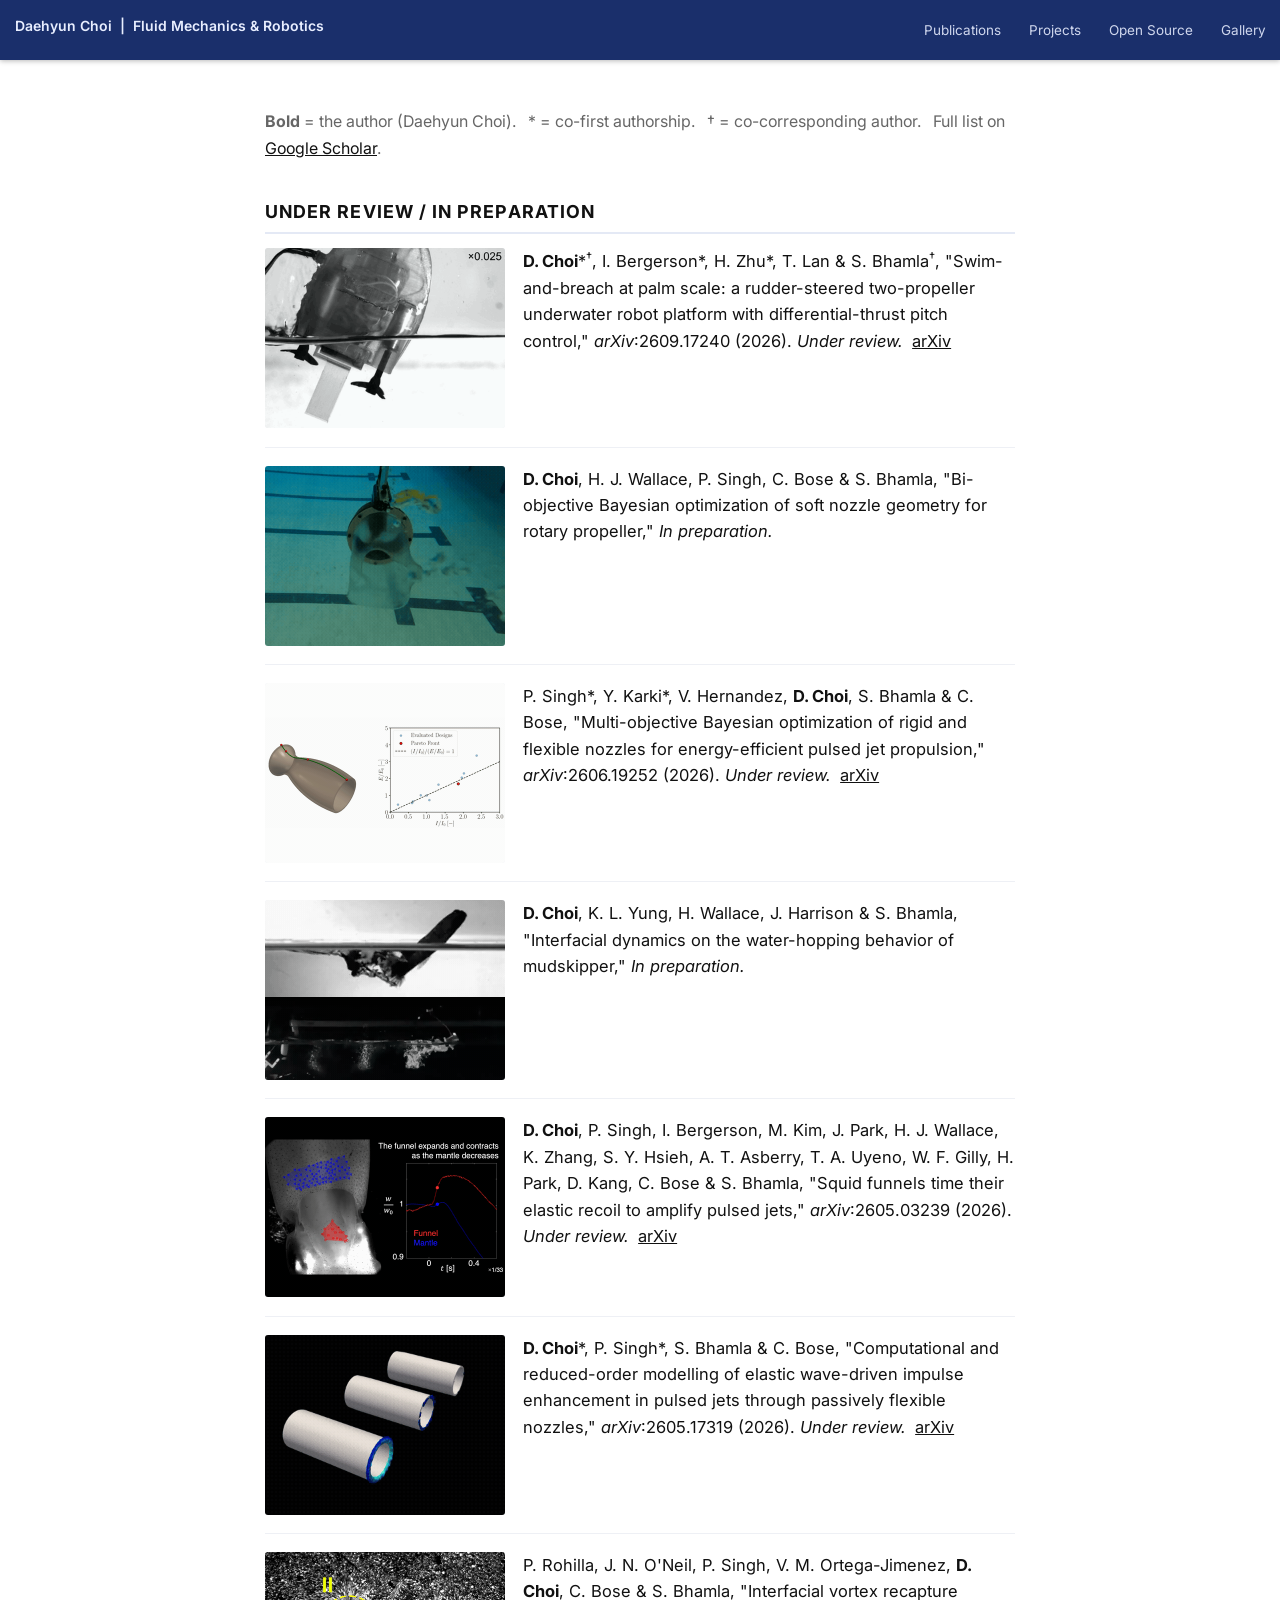
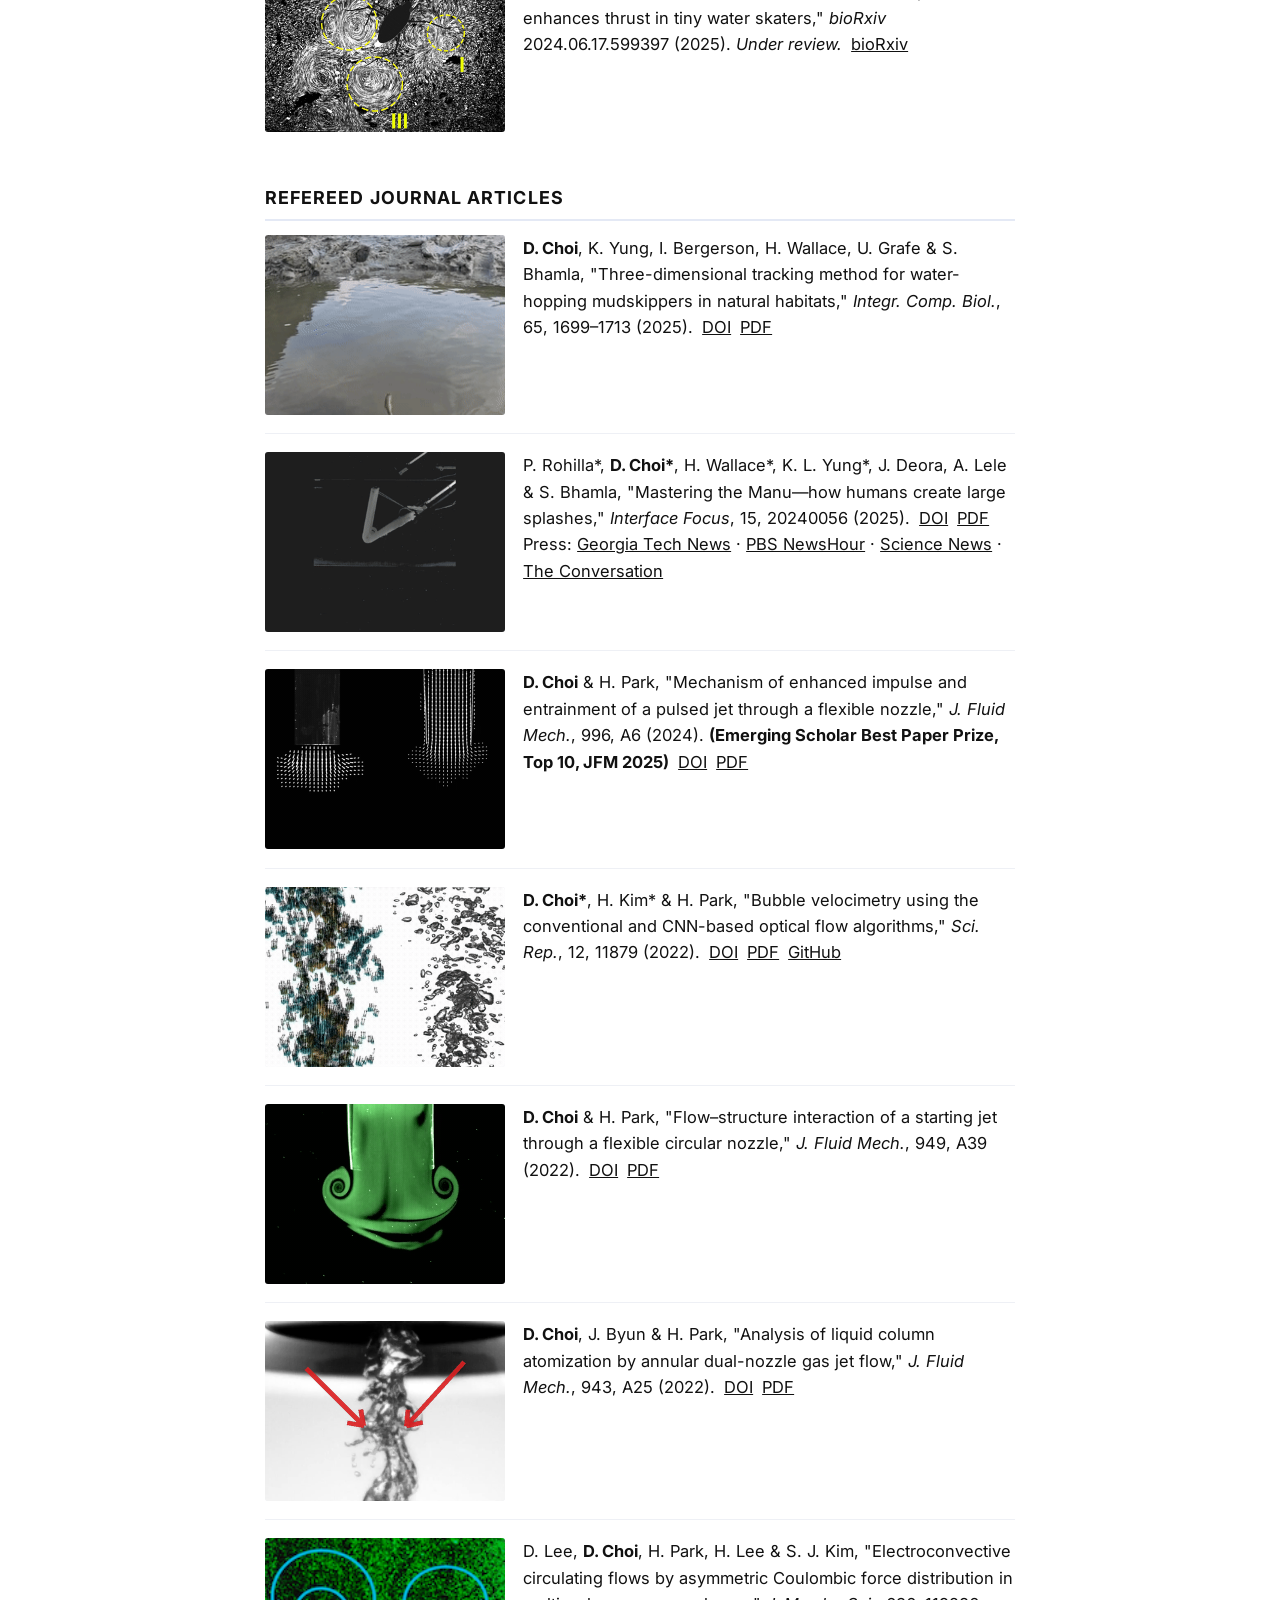
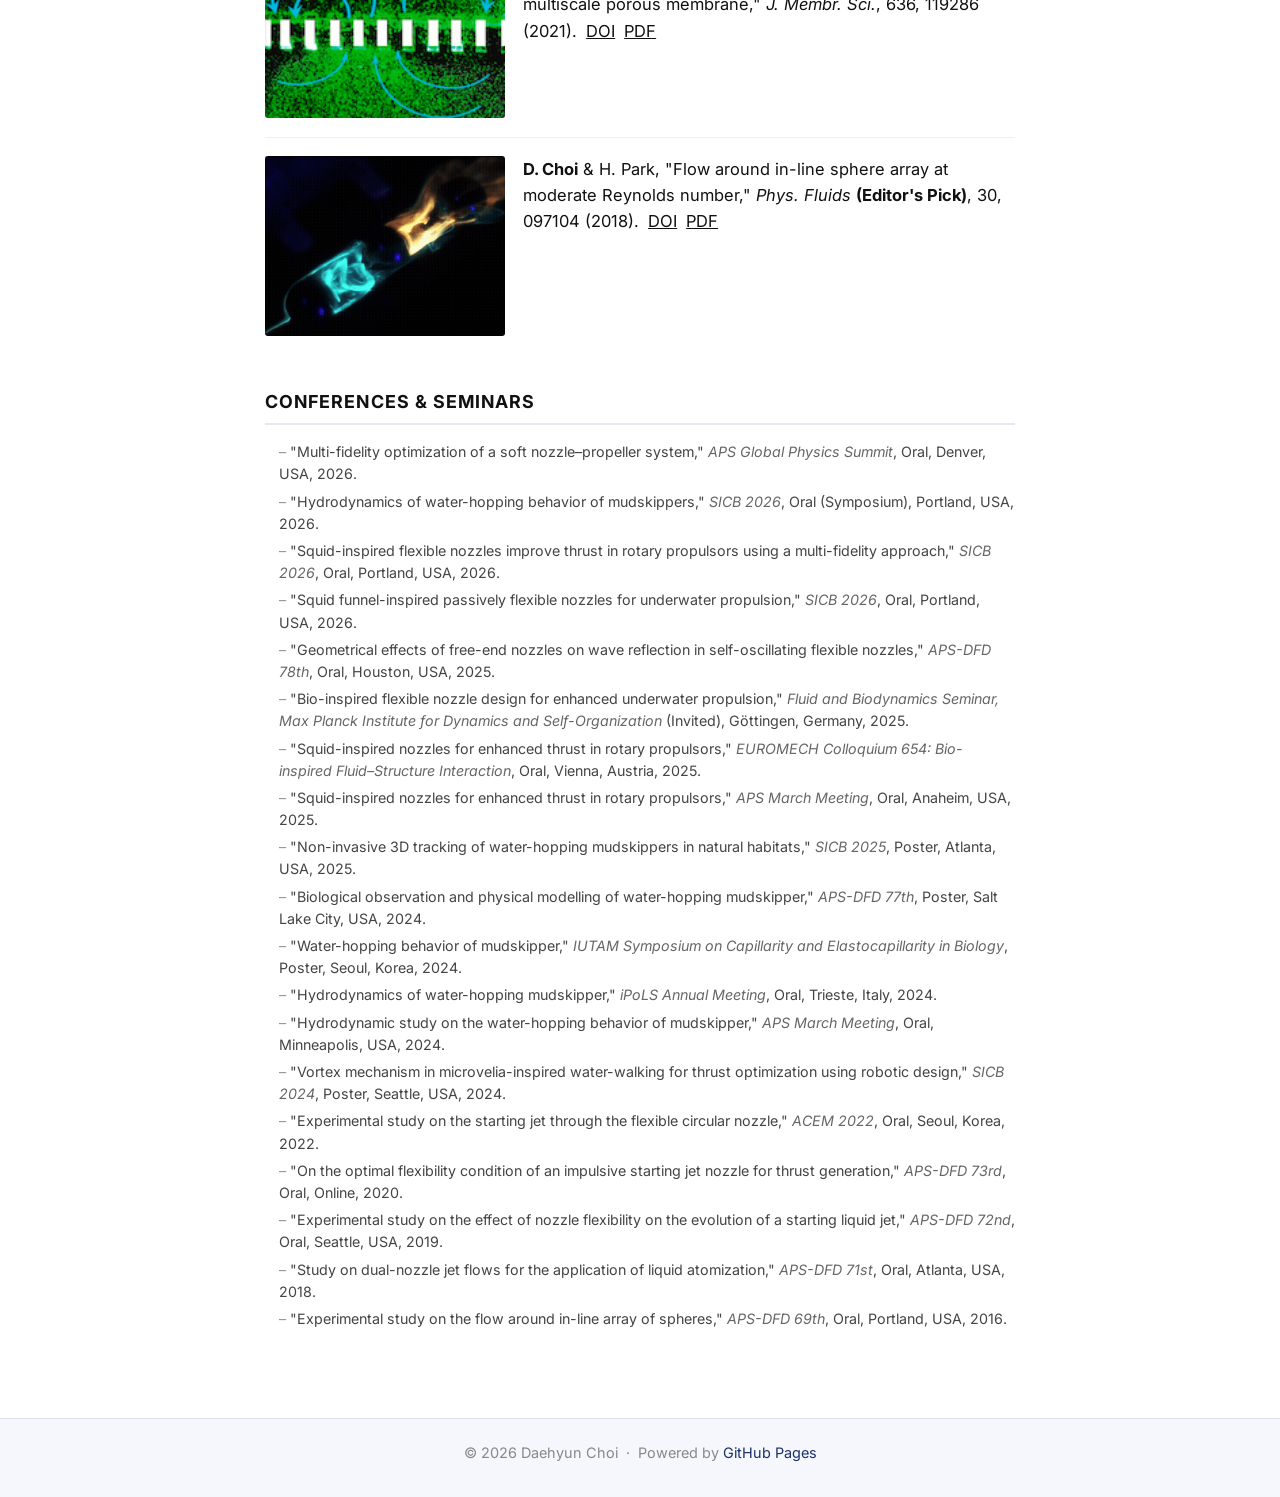
<file: publications.html>
<!DOCTYPE html>
<html lang="en">
<head>
  <meta charset="utf-8" />
  <meta name="viewport" content="width=device-width, initial-scale=1">
  <meta name="description" content="Publications of Daehyun Choi – Postdoctoral Researcher at CU Boulder. Experimental fluid mechanics, bioinspired propulsion, FSI, and robotics." />
  <title>Publications | Daehyun Choi</title>

  <link rel="stylesheet" href="https://cdn.jsdelivr.net/npm/bootstrap@3.4.1/dist/css/bootstrap.min.css" />
  <link rel="stylesheet" href="https://cdnjs.cloudflare.com/ajax/libs/font-awesome/6.5.2/css/all.min.css" />
  <link rel="stylesheet" href="https://fonts.googleapis.com/css2?family=Inter:wght@300;400;500;600;700&display=swap" />
  <link rel="stylesheet" href="assets/css/daehyun2.css" />
<!-- Google Analytics -->
<script async src="https://www.googletagmanager.com/gtag/js?id=G-PRX797NX3Q"></script>
<script>
  window.dataLayer = window.dataLayer || [];
  function gtag(){dataLayer.push(arguments);}
  gtag('js', new Date());
  gtag('config', 'G-PRX797NX3Q');
</script>
</head>

<body>

<!-- Navbar -->
<nav class="navbar navbar-dc navbar-fixed-top">
  <div class="container-fluid">
    <div class="navbar-header">
      <button type="button" class="navbar-toggle collapsed" data-toggle="collapse" data-target="#main-nav" aria-expanded="false">
        <span class="sr-only">Toggle navigation</span>
        <span class="icon-bar"></span><span class="icon-bar"></span><span class="icon-bar"></span>
      </button>
      <a class="navbar-brand" href="index.html">Daehyun Choi &nbsp;|&nbsp; Fluid Mechanics &amp; Robotics</a>
    </div>
    <div class="collapse navbar-collapse" id="main-nav">
      <ul class="nav navbar-nav navbar-right">
        <li class="active"><a href="publications.html">Publications</a></li>
        <li><a href="projects.html">Projects</a></li>
        <li><a href="opensource.html">Open Source</a></li>
        <li><a href="gallery.html">Gallery</a></li>
      </ul>
    </div>
  </div>
</nav>

<!-- Main Content -->
<div class="container dc-main" role="main">
  <div class="row">
    <div class="col-lg-8 col-lg-offset-2 col-md-10 col-md-offset-1">

      <p class="dc-pub-note">
        <strong>Bold</strong> = the author (Daehyun Choi). &nbsp; * = co-first authorship. &nbsp; † = co-corresponding author. &nbsp;
        Full list on <a href="https://scholar.google.com/citations?user=y0Nz1IwAAAAJ" target="_blank" rel="noopener">Google Scholar</a>.
      </p>

      <!-- Under Review / In Preparation -->
      <p class="dc-pub-cat">Under Review / In Preparation</p>
      <ul class="dc-publist">
        <li>
          <img class="dc-pub-img" src="thumbs/swim_breach_exit.gif" alt="">
          <div class="dc-pub-text">
            <strong>D. Choi</strong>*<sup>†</sup>, I. Bergerson*, H. Zhu*, T. Lan &amp; S. Bhamla<sup>†</sup>,
            "Swim-and-breach at palm scale: a rudder-steered two-propeller underwater robot
            platform with differential-thrust pitch control,"
            <em>arXiv</em>:2609.17240 (2026). <em>Under review.</em>
            <a href="https://arxiv.org/abs/2609.17240" class="dc-btn" target="_blank" rel="noopener">arXiv</a>
          </div>
        </li>
        <li>
          <img class="dc-pub-img" src="thumbs/darpa_thrust_thumb.gif" alt="">
          <div class="dc-pub-text">
            <strong>D. Choi</strong>, H. J. Wallace, P. Singh, C. Bose &amp; S. Bhamla,
            "Bi-objective Bayesian optimization of soft nozzle geometry for rotary propeller,"
            <em>In preparation.</em>
          </div>
        </li>
        <li>
          <img class="dc-pub-img" src="thumbs/prf_pareto_flexible.gif?v=2" alt="">
          <div class="dc-pub-text">
            P. Singh*, Y. Karki*, V. Hernandez, <strong>D. Choi</strong>, S. Bhamla &amp; C. Bose,
            "Multi-objective Bayesian optimization of rigid and flexible nozzles for energy-efficient pulsed jet propulsion,"
            <em>arXiv</em>:2606.19252 (2026). <em>Under review.</em>
            <a href="https://arxiv.org/abs/2606.19252" class="dc-btn" target="_blank" rel="noopener">arXiv</a>
          </div>
        </li>
        <li>
          <img class="dc-pub-img" src="thumbs/mudskipper_hopping_stacked.gif" alt="">
          <div class="dc-pub-text">
            <strong>D. Choi</strong>, K. L. Yung, H. Wallace, J. Harrison &amp; S. Bhamla,
            "Interfacial dynamics on the water-hopping behavior of mudskipper,"
            <em>In preparation.</em>
          </div>
        </li>
        <li>
          <img class="dc-pub-img" src="thumbs/squid_funnel_displacement.gif" alt="">
          <div class="dc-pub-text">
            <strong>D. Choi</strong>, P. Singh, I. Bergerson, M. Kim, J. Park, H. J. Wallace,
            K. Zhang, S. Y. Hsieh, A. T. Asberry, T. A. Uyeno, W. F. Gilly,
            H. Park, D. Kang, C. Bose &amp; S. Bhamla,
            "Squid funnels time their elastic recoil to amplify pulsed jets,"
            <em>arXiv</em>:2605.03239 (2026). <em>Under review.</em>
            <a href="https://arxiv.org/abs/2605.03239" class="dc-btn" target="_blank" rel="noopener">arXiv</a>
          </div>
        </li>
        <li>
          <img class="dc-pub-img" src="thumbs/CFD_Q_ani.gif" alt="" style="object-position: 20% 50%">
          <div class="dc-pub-text">
            <strong>D. Choi</strong>*, P. Singh*, S. Bhamla &amp; C. Bose,
            "Computational and reduced-order modelling of elastic wave-driven impulse enhancement in pulsed jets through passively flexible nozzles,"
            <em>arXiv</em>:2605.17319 (2026). <em>Under review.</em>
            <a href="https://arxiv.org/abs/2605.17319" class="dc-btn" target="_blank" rel="noopener">arXiv</a>
          </div>
        </li>
        <li>
          <img src="thumbs/P_microvelia_vortex.png" class="dc-pub-img" alt="">
          <div class="dc-pub-text">
            P. Rohilla, J. N. O'Neil, P. Singh, V. M. Ortega-Jimenez,
            <strong>D. Choi</strong>, C. Bose &amp; S. Bhamla,
            "Interfacial vortex recapture enhances thrust in tiny water skaters,"
            <em>bioRxiv</em> 2024.06.17.599397 (2025). <em>Under review.</em>
            <a href="https://doi.org/10.1101/2024.06.17.599397" class="dc-btn" target="_blank" rel="noopener">bioRxiv</a>
          </div>
        </li>
      </ul>

      <!-- Refereed Journal Articles -->
      <p class="dc-pub-cat">Refereed Journal Articles</p>
      <ul class="dc-publist">
        <li>
          <div class="dc-pub-img" style="overflow:hidden;">
            <img src="thumbs/ICB_combined.gif" style="width:100%;height:100%;object-fit:cover;transform:scale(1.95);transform-origin:50% 50%;display:block;">
          </div>
          <div class="dc-pub-text">
            <strong>D. Choi</strong>, K. Yung, I. Bergerson, H. Wallace,
            U. Grafe &amp; S. Bhamla,
            "Three-dimensional tracking method for water-hopping mudskippers in natural habitats,"
            <em>Integr. Comp. Biol.</em>, 65, 1699–1713 (2025).
            <a href="https://doi.org/10.1093/icb/icaf139" class="dc-btn" target="_blank" rel="noopener">DOI</a>
            <a href="papers/choi2025_icb.pdf" class="dc-btn" target="_blank" rel="noopener">PDF</a>
          </div>
        </li>
        <li>
          <img class="dc-pub-img" src="thumbs/manu_splash.gif" alt="">
          <div class="dc-pub-text">
            P. Rohilla*, <strong>D. Choi*</strong>, H. Wallace*, K. L. Yung*,
            J. Deora, A. Lele &amp; S. Bhamla,
            "Mastering the Manu—how humans create large splashes,"
            <em>Interface Focus</em>, 15, 20240056 (2025).
            <a href="https://doi.org/10.1098/rsfs.2024.0056" class="dc-btn" target="_blank" rel="noopener">DOI</a>
            <a href="papers/rohilla2025_jrsi.pdf" class="dc-btn" target="_blank" rel="noopener">PDF</a>
            <br>Press: <a href="https://www.gatech.edu/news/2025/05/16/rule-pool-summer-and-make-biggest-splash" class="dc-press-link" target="_blank" rel="noopener">Georgia Tech News</a> · <a href="https://www.pbs.org/newshour/science/the-physics-behind-making-humongous-splashes-in-the-pool" class="dc-press-link" target="_blank" rel="noopener">PBS NewsHour</a> · <a href="https://www.sciencenews.org/article/biggest-splash-pool-manu-science" class="dc-press-link" target="_blank" rel="noopener">Science News</a> · <a href="https://theconversation.com/manu-jumping-the-physics-behind-making-humongous-splashes-in-the-pool-255837" class="dc-press-link" target="_blank" rel="noopener">The Conversation</a>
          </div>
        </li>
        <li>
          <img class="dc-pub-img" src="thumbs/pulsed_jet_comparison.gif" alt="">
          <div class="dc-pub-text">
            <strong>D. Choi</strong> &amp; H. Park,
            "Mechanism of enhanced impulse and entrainment of a pulsed jet through a flexible nozzle,"
            <em>J. Fluid Mech.</em>, 996, A6 (2024).
            <strong>(Emerging Scholar Best Paper Prize, Top 10, JFM 2025)</strong>
            <a href="https://doi.org/10.1017/jfm.2024.720" class="dc-btn" target="_blank" rel="noopener">DOI</a>
            <a href="papers/choi2024_jfm.pdf" class="dc-btn" target="_blank" rel="noopener">PDF</a>
          </div>
        </li>
        <li>
          <img class="dc-pub-img" src="thumbs/raw_and_deepbub_crop.gif" alt="">
          <div class="dc-pub-text">
            <strong>D. Choi*</strong>, H. Kim* &amp; H. Park,
            "Bubble velocimetry using the conventional and CNN-based optical flow algorithms,"
            <em>Sci. Rep.</em>, 12, 11879 (2022).
            <a href="https://doi.org/10.1038/s41598-022-16145-y" class="dc-btn" target="_blank" rel="noopener">DOI</a>
            <a href="papers/choi2022_srep.pdf" class="dc-btn" target="_blank" rel="noopener">PDF</a>
            <a href="https://github.com/dae416/DeepBubbleVelocimetry" class="dc-btn" target="_blank" rel="noopener">GitHub</a>
          </div>
        </li>
        <li>
          <img class="dc-pub-img" src="thumbs/flexible_nozzle_jfm_mid.gif" alt="">
          <div class="dc-pub-text">
            <strong>D. Choi</strong> &amp; H. Park,
            "Flow–structure interaction of a starting jet through a flexible circular nozzle,"
            <em>J. Fluid Mech.</em>, 949, A39 (2022).
            <a href="https://doi.org/10.1017/jfm.2022.781" class="dc-btn" target="_blank" rel="noopener">DOI</a>
            <a href="papers/choi2022b_jfm.pdf" class="dc-btn" target="_blank" rel="noopener">PDF</a>
          </div>
        </li>
        <li>
          <img class="dc-pub-img" src="thumbs/two_nozzle_crop.gif" alt="" style="object-position: 50% 40%">
          <div class="dc-pub-text">
            <strong>D. Choi</strong>, J. Byun &amp; H. Park,
            "Analysis of liquid column atomization by annular dual-nozzle gas jet flow,"
            <em>J. Fluid Mech.</em>, 943, A25 (2022).
            <a href="https://doi.org/10.1017/jfm.2022.435" class="dc-btn" target="_blank" rel="noopener">DOI</a>
            <a href="papers/choi2022a_jfm.pdf" class="dc-btn" target="_blank" rel="noopener">PDF</a>
          </div>
        </li>
        <li>
          <img src="thumbs/P_electro_rrr.png" class="dc-pub-img" alt="">
          <div class="dc-pub-text">
            D. Lee, <strong>D. Choi</strong>, H. Park, H. Lee &amp; S. J. Kim,
            "Electroconvective circulating flows by asymmetric Coulombic force distribution
            in multiscale porous membrane,"
            <em>J. Membr. Sci.</em>, 636, 119286 (2021).
            <a href="https://doi.org/10.1016/j.memsci.2021.119286" class="dc-btn" target="_blank" rel="noopener">DOI</a>
            <a href="papers/lee2021_jms.pdf" class="dc-btn" target="_blank" rel="noopener">PDF</a>
          </div>
        </li>
        <li>
          <img class="dc-pub-img" src="thumbs/sphere_array_4_1D_side.gif" alt="" style="object-position: 0% 50%">
          <div class="dc-pub-text">
            <strong>D. Choi</strong> &amp; H. Park,
            "Flow around in-line sphere array at moderate Reynolds number,"
            <em>Phys. Fluids</em> <strong>(Editor's Pick)</strong>, 30, 097104 (2018).
            <a href="https://doi.org/10.1063/1.5049734" class="dc-btn" target="_blank" rel="noopener">DOI</a>
            <a href="papers/choi2018_pof.pdf" class="dc-btn" target="_blank" rel="noopener">PDF</a>
          </div>
        </li>
      </ul>

      <!-- Conferences & Seminars -->
      <p class="dc-pub-cat">Conferences &amp; Seminars</p>
      <ul class="dc-conflist">
        <li>"Multi-fidelity optimization of a soft nozzle–propeller system," <em>APS Global Physics Summit</em>, Oral, Denver, USA, 2026.</li>
        <li>"Hydrodynamics of water-hopping behavior of mudskippers," <em>SICB 2026</em>, Oral (Symposium), Portland, USA, 2026.</li>
        <li>"Squid-inspired flexible nozzles improve thrust in rotary propulsors using a multi-fidelity approach," <em>SICB 2026</em>, Oral, Portland, USA, 2026.</li>
        <li>"Squid funnel-inspired passively flexible nozzles for underwater propulsion," <em>SICB 2026</em>, Oral, Portland, USA, 2026.</li>
        <li>"Geometrical effects of free-end nozzles on wave reflection in self-oscillating flexible nozzles," <em>APS-DFD 78th</em>, Oral, Houston, USA, 2025.</li>
        <li>"Bio-inspired flexible nozzle design for enhanced underwater propulsion," <em>Fluid and Biodynamics Seminar, Max Planck Institute for Dynamics and Self-Organization</em> (Invited), Göttingen, Germany, 2025.</li>
        <li>"Squid-inspired nozzles for enhanced thrust in rotary propulsors," <em>EUROMECH Colloquium 654: Bio-inspired Fluid–Structure Interaction</em>, Oral, Vienna, Austria, 2025.</li>
        <li>"Squid-inspired nozzles for enhanced thrust in rotary propulsors," <em>APS March Meeting</em>, Oral, Anaheim, USA, 2025.</li>
        <li>"Non-invasive 3D tracking of water-hopping mudskippers in natural habitats," <em>SICB 2025</em>, Poster, Atlanta, USA, 2025.</li>
        <li>"Biological observation and physical modelling of water-hopping mudskipper," <em>APS-DFD 77th</em>, Poster, Salt Lake City, USA, 2024.</li>
        <li>"Water-hopping behavior of mudskipper," <em>IUTAM Symposium on Capillarity and Elastocapillarity in Biology</em>, Poster, Seoul, Korea, 2024.</li>
        <li>"Hydrodynamics of water-hopping mudskipper," <em>iPoLS Annual Meeting</em>, Oral, Trieste, Italy, 2024.</li>
        <li>"Hydrodynamic study on the water-hopping behavior of mudskipper," <em>APS March Meeting</em>, Oral, Minneapolis, USA, 2024.</li>
        <li>"Vortex mechanism in microvelia-inspired water-walking for thrust optimization using robotic design," <em>SICB 2024</em>, Poster, Seattle, USA, 2024.</li>
        <li>"Experimental study on the starting jet through the flexible circular nozzle," <em>ACEM 2022</em>, Oral, Seoul, Korea, 2022.</li>
        <li>"On the optimal flexibility condition of an impulsive starting jet nozzle for thrust generation," <em>APS-DFD 73rd</em>, Oral, Online, 2020.</li>
        <li>"Experimental study on the effect of nozzle flexibility on the evolution of a starting liquid jet," <em>APS-DFD 72nd</em>, Oral, Seattle, USA, 2019.</li>
        <li>"Study on dual-nozzle jet flows for the application of liquid atomization," <em>APS-DFD 71st</em>, Oral, Atlanta, USA, 2018.</li>
        <li>"Experimental study on the flow around in-line array of spheres," <em>APS-DFD 69th</em>, Oral, Portland, USA, 2016.</li>
      </ul>

      <div style="height:3em;"></div>
    </div>
  </div>
</div>

<!-- Footer -->
<footer class="dc-footer">
  <div class="container">
    <p>&copy; <script>document.write(new Date().getFullYear())</script> Daehyun Choi &nbsp;·&nbsp; Powered by <a href="https://pages.github.com/">GitHub Pages</a></p>
  </div>
</footer>

<script src="https://cdn.jsdelivr.net/npm/jquery@1.12.4/dist/jquery.min.js"></script>
<script src="https://cdn.jsdelivr.net/npm/bootstrap@3.4.1/dist/js/bootstrap.min.js"></script>
</body>
</html>
</file>
<file: assets/css/daehyun2.css>
/* Daehyun Choi — Personal website */

body {
  font-family: 'Inter', 'Helvetica Neue', Arial, sans-serif;
  font-size: 17px;
  line-height: 1.75;
  color: #111;
  padding-top: 65px;
  background: #fff;
}

/* ─── Navbar ─────────────────────────── */
.navbar-dc {
  background-color: #1a2f6b;
  border: none;
  box-shadow: 0 1px 5px rgba(0,0,0,0.28);
}

.navbar-dc .navbar-brand {
  color: #e8eeff;
  font-weight: 600;
  font-size: 14px;
  padding: 16px 15px;
}

.navbar-dc .navbar-brand:hover { color: #fff; }

.navbar-dc .nav > li > a {
  color: rgba(232,238,255,0.88);
  font-size: 13.5px;
  padding: 20px 14px;
}

.navbar-dc .nav > li > a:hover,
.navbar-dc .nav > li > a:focus {
  color: #fff;
  background: rgba(255,255,255,0.1);
}

.navbar-dc .navbar-toggle { border-color: rgba(255,255,255,0.3); margin-top: 11px; }
.navbar-dc .navbar-toggle .icon-bar { background-color: rgba(255,255,255,0.8); }

.dc-avatar-wrap {
  display: none;
}

.dc-avatar-wrap a { display: block; width: 100%; height: 100%; }

.dc-avatar {
  width: 100%;
  height: 100%;
  object-fit: cover;
  object-position: center top;
  display: block;
}

@media (max-width: 767px) {
  .dc-avatar-wrap { display: none; }
  .navbar-dc .navbar-brand { font-size: 12.5px; }
}

/* ─── Layout ──────────────────────────── */
.dc-main {
  padding-top: 2.5em;
  padding-bottom: 2em;
}

/* ─── Bio ─────────────────────────────── */
.dc-bio-header {
  display: flex !important;
  flex-direction: row !important;
  gap: 2.2em;
  align-items: flex-start;
  margin-bottom: 1.8em;
}

.dc-bio-photo {
  width: 175px;
  height: 175px;
  border-radius: 50%;
  object-fit: cover;
  object-position: center 18%;
  flex: 0 0 175px;
  background-color: #fff;
  box-shadow: 0 1px 6px rgba(0,0,0,0.08);
}

.dc-bio-header-text {
  flex: 1;
  min-width: 0;
  display: flex;
  flex-direction: column;
  justify-content: center;
  gap: 0.55em;
  min-height: 175px;
}

.dc-identity {
  font-size: 0.8em;
  color: #111;
  text-transform: uppercase;
  letter-spacing: 0.07em;
  font-weight: 500;
  margin: 0;
  line-height: 1.6;
}

.dc-badges {
  margin: 0;
  line-height: 2;
}

.dc-bio-body { }

.dc-bio-body p { font-size: 1em; color: #111; margin-bottom: 1em; }

@media (max-width: 480px) {
  .dc-bio-header { flex-direction: column !important; align-items: center; }
  .dc-bio-photo { width: 130px; height: 130px; flex: 0 0 130px; }
  .dc-bio-header-text { min-height: auto; align-items: center; text-align: center; gap: 0.4em; }
  .dc-identity { text-align: center; }
}

.dc-name {
  font-size: 2.4em;
  font-weight: 700;
  color: #111;
  margin: 0 0 0.1em 0;
  letter-spacing: -0.5px;
}

.dc-position {
  font-size: 1.05em;
  color: #111;
  margin: 0;
}

#bio .dc-bio-body p { font-size: 1em; color: #333; margin-bottom: 1em; }

#bio .dc-bio-body a,
#bio .dc-interests a,
#bio .dc-ri-more a {
  color: #111;
  text-decoration: underline;
}

details {
  background: #f7f9fc;
  border: 1px solid #dde4f0;
  border-radius: 5px;
  padding: 1em 1.3em;
  margin-top: 1.3em;
}

details summary {
  cursor: pointer;
  color: #1a2f6b;
  font-size: 1em;
  outline: none;
}

details summary:hover { color: #2a4fa0; }

details[open] summary {
  margin-bottom: 0.8em;
}

.dc-ri-heading {
  font-size: 0.88em;
  font-weight: 700;
  text-transform: uppercase;
  letter-spacing: 0.07em;
  color: #111;
  margin: 1.2em 0 0.5em 0;
}

.dc-interests {
  margin: 0;
  padding-left: 1.4em;
  font-size: 0.95em;
  color: #333;
}

.dc-interests li { margin-bottom: 0.35em; }

.dc-ri-more {
  margin: 0.6em 0 0 0;
  font-size: 0.88em;
}
.dc-ri-more a {
  color: #1a2f6b;
  text-decoration: none;
  opacity: 0.75;
}
.dc-ri-more a:hover { opacity: 1; text-decoration: underline; }

/* ─── Divider ─────────────────────────── */
.dc-hr { margin: 2.2em 0; border-color: #e8ecf3; }

/* ─── Section titles ──────────────────── */
.dc-section-title {
  font-size: 1.55em;
  font-weight: 700;
  color: #1a2f6b;
  margin: 0 0 1.4em 0;
  padding-bottom: 0.4em;
  border-bottom: 2px solid #e4e9f5;
}

/* ─── News ────────────────────────────── */
.dc-news .list-group-item {
  font-size: 0.95em;
  padding: 8px 15px;
  border-left: 3px solid #1a2f6b;
  border-top: 1px solid #edf0f7;
  border-right: 1px solid #edf0f7;
  border-bottom: 1px solid #edf0f7;
  border-radius: 0 !important;
  background: #fafbfd;
  margin-bottom: 3px;
}

.dc-news-date {
  font-weight: 600;
  color: #1a2f6b;
  margin-right: 6px;
  white-space: nowrap;
}

.dc-news-toggle {
  margin-top: 8px;
  font-size: 12px;
  color: #555;
  border-color: #ccc;
  background: #f7f9fc;
}

.dc-news-toggle:hover {
  background: #edf0f7;
  color: #1a2f6b;
  border-color: #b0bcd8;
}

/* ─── Page header ────────────────────── */
.dc-page-header {
  background: linear-gradient(135deg, #1a2f6b 0%, #0d1c4a 100%);
  color: #fff;
  padding: 3em 0 2.2em;
  margin-bottom: 0;
}

.dc-page-header h1 {
  font-size: 2.2em;
  font-weight: 700;
  color: #fff;
  margin: 0 0 0.2em 0;
  letter-spacing: -0.5px;
}

.dc-page-subtitle {
  font-size: 1em;
  color: rgba(255,255,255,0.75);
  margin: 0;
}

.dc-page-subtitle a { color: rgba(255,255,255,0.85); text-decoration: underline; }
.dc-page-subtitle a:hover { color: #fff; }

/* ─── Subsection headings ─────────────── */
.dc-subsection {
  font-size: 1.15em;
  font-weight: 700;
  color: #444;
  margin: 2.2em 0 1.3em 0;
  padding-bottom: 0.35em;
  border-bottom: 1px solid #e8ecf3;
  text-transform: uppercase;
  letter-spacing: 0.05em;
}

/* ─── Project wrap (images left of blue border) ─ */
.dc-proj-wrap {
  display: flex;
  align-items: flex-start;
  margin-bottom: 1.1em;
}

.dc-proj-images {
  flex-shrink: 0;
  width: 440px;
  display: flex;
  flex-direction: column;
  gap: 3px;
  margin-right: 1em;
}

.dc-proj-images img {
  width: 100%;
  height: 160px;
  object-fit: cover;
  display: block;
  border-radius: 2px;
}

.dc-proj-wrap .dc-proj-card {
  margin-bottom: 0;
  flex: 1;
}

@media (max-width: 600px) {
  .dc-proj-wrap { flex-direction: column; }
  .dc-proj-images { width: 100%; margin-right: 0; margin-bottom: 0.6em;
                    grid-auto-rows: 100px; }
}

.dc-proj-funder-logo {
  height: 18px;
  vertical-align: middle;
  margin-left: 0.5em;
  opacity: 0.8;
  filter: grayscale(20%);
}

/* ─── Project cards ───────────────────── */
.dc-proj-card {
  background: #fafbfd;
  border: 1px solid #dde4f0;
  border-left: 4px solid #1a2f6b;
  border-radius: 0 5px 5px 0;
  padding: 1.1em 1.2em;
  margin-bottom: 1.1em;
  transition: box-shadow 0.2s;
}

.dc-proj-card:hover {
  box-shadow: 0 2px 10px rgba(26,47,107,0.1);
}

.dc-proj-header {
  display: flex;
  justify-content: space-between;
  align-items: flex-start;
  flex-wrap: wrap;
  gap: 0.4em;
  margin-bottom: 0.6em;
}

.dc-proj-title {
  font-size: 1em;
  font-weight: 700;
  color: #1a2f6b;
  margin: 0 0 0.2em 0;
}

.dc-proj-support {
  font-size: 1em;
  color: #555;
  margin: 0;
}

.dc-proj-date {
  font-size: 1em;
  color: #888;
  white-space: nowrap;
  margin-top: 0.1em;
}

.dc-proj-desc {
  font-size: 1em;
  color: #333;
  margin-bottom: 0.5em;
  line-height: 1.6;
}

.dc-proj-kw {
  font-size: 1em;
  color: #555;
  margin-bottom: 0.4em;
}

/* ─── Full project detail sections ───── */
.dc-full-proj-meta,
.dc-full-proj-text p,
.dc-full-proj-kw,
.dc-full-proj-pubs {
  font-size: 1em;
  color: #111;
}

.dc-full-proj-pubs .dc-btn {
  color: #111;
  border: 1px solid #bbb;
  border-radius: 3px;
  padding: 1px 8px;
}

.dc-full-proj-pubs .dc-btn:hover {
  color: #1a2f6b;
  border-color: #1a2f6b;
  text-decoration: none;
}

/* ─── Open Source cards ───────────────── */
.dc-os-card {
  background: #fff;
  border: 1px solid #dde4f0;
  border-radius: 6px;
  padding: 1.3em 1.4em;
  margin-bottom: 1.5em;
  box-shadow: 0 1px 4px rgba(0,0,0,0.05);
  transition: box-shadow 0.2s;
}

.dc-os-card:hover {
  box-shadow: 0 3px 12px rgba(26,47,107,0.1);
}

.dc-os-card-wip {
  border-style: dashed;
  background: #fafbfd;
  opacity: 0.85;
}

.dc-os-header {
  display: flex;
  justify-content: space-between;
  align-items: flex-start;
  flex-wrap: wrap;
  gap: 0.5em;
  margin-bottom: 0.75em;
}

.dc-os-title {
  font-size: 1.1em;
  font-weight: 700;
  color: #1a2f6b;
  margin: 0 0 0.3em 0;
}

.dc-os-title a { color: #1a2f6b; text-decoration: none; }
.dc-os-title a:hover { text-decoration: underline; }

.dc-os-meta { margin: 0; }

.dc-os-tag {
  display: inline-block;
  font-size: 0.75em;
  background: #edf0f9;
  color: #1a2f6b;
  border: 1px solid #c8d0e8;
  border-radius: 3px;
  padding: 1px 6px;
  margin-right: 3px;
  margin-bottom: 2px;
}

.dc-os-btn {
  margin-top: 0.2em;
  white-space: nowrap;
}

.dc-os-wip-badge {
  display: inline-block;
  font-size: 0.72em;
  font-weight: 600;
  background: #e8a020;
  color: #fff;
  border-radius: 3px;
  padding: 1px 6px;
  margin-left: 6px;
  vertical-align: middle;
}

.dc-os-desc {
  font-size: 0.97em;
  color: #444;
  line-height: 1.6;
  margin-bottom: 0.6em;
}

.dc-os-pub {
  font-size: 0.86em;
  color: #555;
  margin-bottom: 0.8em;
}

.dc-os-pub a { color: #1a2f6b; }

.dc-os-posts {
  background: #f5f7fc;
  border: 1px dashed #c8d0e8;
  border-radius: 4px;
  padding: 0.6em 0.9em;
  margin-top: 0.8em;
}

.dc-os-posts-title {
  font-size: 0.82em;
  font-weight: 700;
  color: #1a2f6b;
  text-transform: uppercase;
  letter-spacing: 0.05em;
  margin: 0 0 0.3em 0;
}

.dc-os-posts-placeholder {
  font-size: 0.85em;
  color: #888;
  margin: 0;
}

/* ─── Research cards ─────────────────── */
.dc-research-card {
  display: block;
  border: 1px solid #dde4f0;
  border-radius: 5px;
  overflow: hidden;
  text-decoration: none;
  color: inherit;
  transition: box-shadow 0.2s, border-color 0.2s;
}

.dc-research-card:hover {
  box-shadow: 0 3px 12px rgba(26,47,107,0.15);
  border-color: #1a2f6b;
  text-decoration: none;
  color: inherit;
}

.dc-research-card img {
  width: 100%;
  height: 160px;
  object-fit: cover;
  display: block;
}

.dc-slide-caption {
  text-align: center;
  font-size: 0.82em;
  color: #555;
}

.dc-research-caption {
  padding: 0.75em 0.9em 0.85em;
  background: #fafbfd;
}

.dc-research-caption strong {
  font-size: 0.95em;
  color: #1a2f6b;
  display: block;
  margin-bottom: 0.3em;
}

.dc-research-caption p {
  font-size: 0.85em;
  color: #555;
  margin: 0;
  line-height: 1.5;
}

/* ─── Publications ────────────────────── */
.dc-pub-note { font-size: 0.94em; color: #666; margin-bottom: 1.2em; }

.dc-pub-cat {
  font-size: 1.05em;
  font-weight: 700;
  color: #111;
  margin: 1.8em 0 0.8em 0;
  text-transform: uppercase;
  letter-spacing: 0.06em;
  border-bottom: 2px solid #e4e9f5;
  padding-bottom: 0.3em;
}

.dc-publist { list-style: none; padding: 0; margin: 0; }

.dc-publist > li {
  display: flex !important;
  flex-direction: row !important;
  gap: 1.1em;
  align-items: flex-start;
  font-size: 0.97em;
  line-height: 1.6;
  margin-bottom: 1.1em;
  padding-bottom: 1.1em;
  border-bottom: 1px solid #eef0f5;
}

.dc-publist > li:last-child { border-bottom: none; }

.dc-pub-img {
  width: 240px;
  height: 180px;
  object-fit: cover;
  flex-shrink: 0;
  border-radius: 3px;
  display: block;
  background: #f0f2f7;
}

.dc-pub-text {
  flex: 1;
  min-width: 0;
}

.dc-award-badge {
  display: inline-block;
  font-size: 0.82em;
  font-weight: 600;
  color: #b8860b;
  background: #fffbe6;
  border: 1px solid #f0d060;
  border-radius: 3px;
  padding: 1px 7px;
  margin: 3px 0 3px 0;
}

.dc-press-badge {
  display: inline-block;
  font-size: 0.82em;
  font-weight: 600;
  color: #2a5298;
  background: #eef2fc;
  border: 1px solid #b0bcd8;
  border-radius: 3px;
  padding: 1px 7px;
  margin: 4px 2px 0 0;
  vertical-align: middle;
}

@media (max-width: 600px) {
  .dc-publist > li { flex-direction: column !important; }
  .dc-pub-img { width: 100%; height: auto; aspect-ratio: 4 / 3; }
}

.dc-btn {
  display: inline-block;
  margin-left: 4px;
  font-size: 1em;
  color: #111;
  text-decoration: underline;
}

.dc-btn:hover { color: #111; }

.dc-press-link {
  color: #111;
  text-decoration: underline;
}

.dc-pub-text a, .dc-pub-note a {
  color: #111;
  text-decoration: underline;
}

/* ─── About ────────────────────────────── */
#about h4 {
  font-size: 0.95em;
  font-weight: 700;
  color: #444;
  text-transform: uppercase;
  letter-spacing: 0.05em;
  margin: 1.6em 0 0.8em 0;
}

.dc-about-list { list-style: none; padding: 0; margin: 0; }

.dc-about-list > li {
  font-size: 0.97em;
  padding: 0.55em 0;
  border-bottom: 1px solid #f0f2f7;
  line-height: 1.6;
}

#about p { font-size: 0.97em; color: #444; line-height: 1.65; }

/* ─── Footer ──────────────────────────── */
.dc-footer {
  background: #f5f7fc;
  border-top: 1px solid #dde4f0;
  padding: 1.5em 0;
  text-align: center;
  font-size: 0.85em;
  color: #888;
}

.dc-footer a { color: #1a2f6b; }

.dc-footer-email {
  font-size: 0.95em;
  color: #555;
  margin-bottom: 0.3em;
}

.dc-footer-email a {
  color: #1a2f6b;
  font-weight: 500;
}

/* ─── Gallery ─────────────────────────── */
.dc-gallery {
  columns: 3;
  column-gap: 8px;
}

.dc-gallery-item {
  break-inside: avoid;
  margin-bottom: 8px;
  position: relative;
  overflow: hidden;
  border-radius: 4px;
  cursor: pointer;
}

.dc-gallery-item img {
  width: 100%;
  display: block;
  transition: transform 0.3s ease;
}

.dc-gallery-item:hover img {
  transform: scale(1.04);
}

.dc-gallery-caption {
  position: absolute;
  bottom: 0;
  left: 0;
  right: 0;
  background: linear-gradient(transparent, rgba(0,0,0,0.65));
  color: #fff;
  font-size: 0.82em;
  padding: 20px 9px 7px;
  opacity: 0;
  transition: opacity 0.2s;
}

.dc-gallery-item:hover .dc-gallery-caption {
  opacity: 1;
}

/* Lightbox */
.dc-lightbox {
  display: none;
  position: fixed;
  inset: 0;
  background: rgba(0,0,0,0.88);
  z-index: 9999;
  align-items: center;
  justify-content: center;
  flex-direction: column;
  gap: 12px;
  padding: 24px;
}

.dc-lightbox.active { display: flex; }

.dc-lightbox img {
  max-width: 90vw;
  max-height: 82vh;
  object-fit: contain;
  border-radius: 3px;
}

.dc-lightbox-caption {
  color: rgba(255,255,255,0.85);
  font-size: 0.9em;
  text-align: center;
}

.dc-lightbox-close {
  position: absolute;
  top: 16px;
  right: 22px;
  color: #fff;
  font-size: 2em;
  cursor: pointer;
  line-height: 1;
  opacity: 0.7;
}

.dc-lightbox-close:hover { opacity: 1; }

.dc-gallery-empty {
  text-align: center;
  color: #888;
  font-size: 0.97em;
  padding: 3em 0;
}

@media (max-width: 768px) { .dc-gallery { columns: 2; } }
@media (max-width: 480px) { .dc-gallery { columns: 1; } }

/* ── Compact conference list ── */
ul.dc-conflist {
  list-style: none;
  padding-left: 0.8em;
  margin: 0;
}
ul.dc-conflist li {
  font-size: 0.84em;
  color: #444;
  line-height: 1.55;
  padding: 0.18em 0;
  border: none;
}
ul.dc-conflist li::before {
  content: "– ";
  color: #999;
}
ul.dc-conflist li em {
  color: #666;
}
</file>
